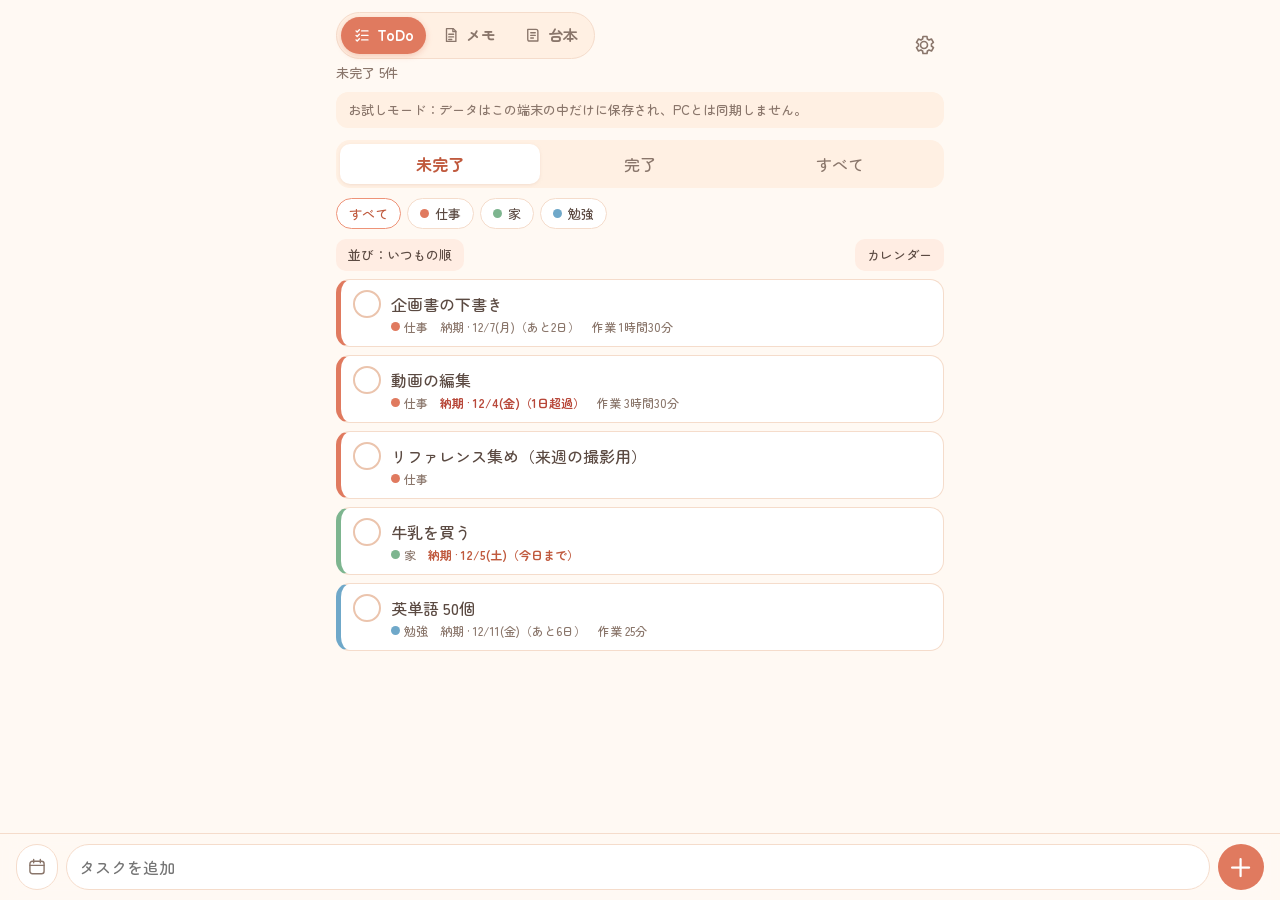
<file: test/index.html>
<!doctype html>
<html lang="ja">
<head>
  <meta charset="utf-8">
  <meta name="viewport" content="width=device-width, initial-scale=1, viewport-fit=cover">
  <meta name="theme-color" content="#FFF9F3">
  <meta name="apple-mobile-web-app-capable" content="yes">
  <meta name="apple-mobile-web-app-status-bar-style" content="default">
  <meta name="apple-mobile-web-app-title" content="ToDo試験">
  <title>デスクトップToDo</title>
  <link rel="manifest" href="manifest.webmanifest">
  <link rel="apple-touch-icon" href="icons/apple-touch-icon.png">
  <link rel="icon" href="icons/icon-192.png">
  <link rel="preconnect" href="https://fonts.googleapis.com">
  <link rel="preconnect" href="https://fonts.gstatic.com" crossorigin>
  <link href="https://fonts.googleapis.com/css2?family=Zen+Maru+Gothic:wght@500;700&display=swap" rel="stylesheet">
  <link rel="stylesheet" href="style.css">
</head>
<body>
  <aside id="installHint" class="install" hidden>
    <img src="icons/icon-192.png" alt="">
    <div>
      <b>ホーム画面に追加すると、アプリとして使えます</b>
      <p id="installIos" hidden>Safariの <svg viewBox="0 0 24 24" aria-label="共有"><path d="M12 15V3m0 0L8 7m4-4 4 4M7 10H5v11h14V10h-2"/></svg>（共有）を押し、「ホーム画面に追加」を選んでください。共有ボタンが見えないときは、右下の「…」から開けます。</p>
      <p id="installAndroid" hidden>Chromeの右上のメニュー（︙）から「ホーム画面に追加」または「アプリをインストール」を選んでください。</p>
      <button class="primary small" id="installButton" hidden>アプリとして入れる</button>
    </div>
    <button class="icon" id="installClose" aria-label="閉じる">✕</button>
  </aside>
  <main id="login" class="login" hidden>
    <img src="icons/icon-192.png" alt="" class="login-icon">
    <h1>デスクトップToDo</h1>
    <p class="sub" id="loginLead">PCアプリと同じタスクを、スマホでも。</p>
    <form id="loginForm" class="card">
      <label>メールアドレス<input id="email" type="email" autocomplete="username" required></label>
      <label>パスワード<input id="password" type="password" autocomplete="current-password" minlength="6" required></label>
      <p id="loginMessage" class="message" role="alert"></p>
      <button class="primary" id="loginButton">ログイン</button>
      <button type="button" class="link" id="modeButton">はじめて使う（アカウントを作る）</button>
      <button type="button" class="link" id="resetButton">パスワードを忘れた</button>
    </form>
  </main>

  <main id="app" class="app" hidden>
    <header class="top">
      <div>
        <nav class="views" id="views">
          <button data-view="todo"><svg viewBox="0 0 24 24"><path d="M4 6.5l1.6 1.6L8.5 5M4 12.5l1.6 1.6 2.9-3.1M4 18.5l1.6 1.6 2.9-3.1M11.5 6.5H20M11.5 12.5H20M11.5 18.5H20"/></svg>ToDo</button>
          <button data-view="memo"><svg viewBox="0 0 24 24"><path d="M6 3.5h9l3.5 3.5v13.5H6z"/><path d="M14.5 3.5V7.5h4M9 11h6.5M9 14.5h6.5M9 18h4"/></svg>メモ</button>
          <button data-view="script"><svg viewBox="0 0 24 24"><path d="M5 4.5h11a2.5 2.5 0 0 1 2.5 2.5v13H7.5A2.5 2.5 0 0 1 5 17.5z"/><path d="M9 9h6M9 12.5h6M9 16h3.5"/></svg>台本</button>
        </nav>
        <p class="sub status"><span id="countText"></span><span class="sync" id="syncText"></span></p>
      </div>
      <button class="icon" id="settingsButton" aria-label="設定">
        <svg viewBox="0 0 24 24"><path d="M12 15.5a3.5 3.5 0 1 0 0-7 3.5 3.5 0 0 0 0 7Z"/><path d="M19.4 13a7.6 7.6 0 0 0 0-2l2-1.6-2-3.4-2.4 1a7.4 7.4 0 0 0-1.7-1L15 3.5h-4l-.4 2.5a7.4 7.4 0 0 0-1.7 1l-2.4-1-2 3.4 2 1.6a7.6 7.6 0 0 0 0 2l-2 1.6 2 3.4 2.4-1a7.4 7.4 0 0 0 1.7 1l.4 2.5h4l.4-2.5a7.4 7.4 0 0 0 1.7-1l2.4 1 2-3.4Z"/></svg>
      </button>
    </header>
    <p class="banner" id="tryOutBanner" hidden>お試しモード：データはこの端末の中だけに保存され、PCとは同期しません。</p>
    <section id="memoView" class="memo" hidden>
      <textarea id="memoText" placeholder="メモ（PCアプリのメモと同じものです）" aria-label="メモ"></textarea>
    </section>
    <section id="scriptView" class="scripts" hidden>
      <div class="picker">
        <select id="scriptSelect" aria-label="台本"></select>
        <button class="small icon-btn" id="scriptMore" aria-label="台本の操作">…</button>
        <button class="small" id="scriptNew">＋新しい台本</button>
      </div>
      <div class="stats-box" id="scriptStats" hidden>
        <button class="stats-head" id="statsToggle" aria-label="まとめを開く・たたむ">
          <span><b id="statLines"></b> セリフ</span><span><b id="statChars"></b> 文字</span><span><b id="statTime"></b></span><i>▾</i>
        </button>
        <div class="bars" id="statBars"></div>
      </div>
      <div class="tools"><span class="sub">タップで修正、長押しで並べ替え</span><button class="small" id="scriptCopy">テキストでコピー</button></div>
      <ul class="script-lines" id="scriptLines"></ul>
      <p class="empty" id="scriptEmpty" hidden></p>
      <form class="addbar" id="scriptAdd">
        <span class="speaker" id="speakerWrap"><select id="speaker" aria-label="話す人"></select></span>
        <input id="lineInput" placeholder="セリフを入力" enterkeyhint="send" maxlength="1000" autocomplete="off">
        <button class="primary round" aria-label="セリフを追加">＋</button>
      </form>
    </section>
    <section id="todoView">
    <nav class="tabs" id="tabs">
      <button data-filter="open">未完了</button>
      <button data-filter="done">完了</button>
      <button data-filter="all">すべて</button>
    </nav>
    <div class="chips" id="chips"></div>
    <div class="tools">
      <button class="small" id="sortButton"></button>
      <button class="small" id="calButton"></button>
      <button class="small danger" id="clearDoneButton" hidden>完了したタスクを削除</button>
    </div>
    <div class="calendar" id="calendar" hidden></div>
    <ul class="list" id="list"></ul>
    <p class="empty" id="emptyText" hidden></p>
    <form class="addbar" id="addForm">
      <button type="button" class="pick" id="addPick" aria-label="納期とカテゴリ"><svg viewBox="0 0 24 24"><rect x="3.5" y="5" width="17" height="15" rx="3"/><path d="M3.5 10h17M8 3v4M16 3v4"/></svg><span id="addPickText"></span></button>
      <input id="addInput" placeholder="タスクを追加" enterkeyhint="done" maxlength="500" autocomplete="off">
      <button class="primary round" aria-label="追加">＋</button>
    </form>
    </section>
  </main>

  <dialog id="taskSheet" class="sheet">
    <form method="dialog">
      <h2>タスクの詳細</h2>
      <label>タイトル<textarea id="editTitle" rows="2" maxlength="500"></textarea></label>
      <label>納期
        <span class="row"><input id="editDue" type="date"><button type="button" class="small" id="clearDue">なし</button></span>
      </label>
      <label>カテゴリ<select id="editCategory"></select></label>
      <section id="timeSection" class="time"></section>
      <div class="row end">
        <button type="button" class="small danger" id="deleteTask">削除</button>
        <span class="grow"></span>
        <button class="primary" value="save">閉じる</button>
      </div>
    </form>
  </dialog>

  <dialog id="settingsSheet" class="sheet">
    <form method="dialog">
      <h2>設定</h2>
      <p class="sub" id="accountText"></p>
      <h3>カテゴリ</h3>
      <ul class="cats" id="catList"></ul>
      <div class="row">
        <input id="catName" placeholder="新しいカテゴリ" maxlength="40">
        <button type="button" class="small" id="addCat">追加</button>
      </div>
      <p class="message" id="catMessage"></p>
      <h3>台本の人物</h3>
      <ul class="cats" id="personList"></ul>
      <div class="row">
        <input id="personName" placeholder="新しい人物の名前" maxlength="20">
        <button type="button" class="small" id="addPerson">追加</button>
      </div>
      <p class="message" id="personMessage"></p>
      <div class="row end">
        <button type="button" class="small" id="signOutButton">ログアウト</button>
        <button type="button" class="small" id="resetTryOut" hidden>見本データに戻す</button>
        <span class="grow"></span>
        <button class="primary" value="close">閉じる</button>
      </div>
    </form>
  </dialog>

  <dialog id="pickSheet" class="sheet">
    <form method="dialog">
      <h2>納期とカテゴリ</h2>
      <p class="sub">次に追加するタスクに付きます。</p>
      <h3>納期</h3>
      <div class="chips2" id="pickDue">
        <button type="button" data-due="">なし</button>
        <button type="button" data-due="today">今日</button>
        <button type="button" data-due="tomorrow">明日</button>
        <button type="button" data-due="weekend">今週末</button>
        <button type="button" data-due="nextweek">1週間後</button>
      </div>
      <label>日付を選ぶ<input type="date" id="pickDate"></label>
      <h3>カテゴリ</h3>
      <div class="chips2" id="pickCat"></div>
      <div class="row end"><span class="grow"></span><button class="primary" value="ok">決定</button></div>
    </form>
  </dialog>

  <dialog id="lineSheet" class="sheet">
    <form method="dialog">
      <h2>セリフの修正</h2>
      <label>話す人<select id="lineWho"></select></label>
      <label>セリフ<textarea id="lineText" rows="3" maxlength="1000"></textarea></label>
      <div class="row end">
        <button type="button" class="small danger" id="lineDelete">削除</button>
        <button type="button" class="small" id="lineInsert">この下に1行足す</button>
        <span class="grow"></span>
        <button class="primary" value="save">閉じる</button>
      </div>
    </form>
  </dialog>

  <dialog id="scriptMenu" class="sheet">
    <form method="dialog">
      <h2 id="scriptMenuTitle"></h2>
      <div class="menu-list">
        <button type="button" id="scriptRename">名前を変える</button>
        <button type="button" id="scriptDuplicate">複製する</button>
        <button type="button" class="danger" id="scriptDelete">削除する</button>
      </div>
      <div class="row end"><span class="grow"></span><button class="primary" value="close">閉じる</button></div>
    </form>
  </dialog>

  <dialog id="copySheet" class="sheet">
    <form method="dialog">
      <h2>テキストでコピー</h2>
      <div class="chips2" id="copyFormats">
        <button type="button" data-format="colon">名前：セリフ</button>
        <button type="button" data-format="tab">名前 タブ セリフ</button>
        <button type="button" data-format="text">セリフだけ</button>
      </div>
      <label class="check-row"><input type="checkbox" id="copyNotes">ト書きもコピーする</label>
      <textarea id="copyPreview" rows="8" readonly></textarea>
      <p class="message" id="copyMessage"></p>
      <div class="row end">
        <button value="close">閉じる</button>
        <span class="grow"></span>
        <button type="button" class="primary" id="copyButton">コピーする</button>
      </div>
    </form>
  </dialog>

  <div class="toast" id="toast" hidden><span id="toastText"></span><button type="button" id="toastUndo">元に戻す</button></div>

  <dialog id="confirmSheet" class="sheet">
    <form method="dialog">
      <p id="confirmText"></p>
      <div class="row end">
        <button value="no">やめる</button>
        <button class="primary danger-fill" value="yes" id="confirmYes">削除する</button>
      </div>
    </form>
  </dialog>

  <script type="module" src="app.js"></script>
</body>
</html>
</file>
<file: test/style.css>
/* Same milk-tea palette as the PC app (App.xaml). */
:root {
  --bg: #FFF9F3; --nav: #FFF0E3; --surface: #FFFFFF; --soft: #FFEDE3; --line: #F5DCCB; --line-strong: #EBC4AD;
  --accent: #EE9378; --accent-fill: #E07A5F; --accent-text: #C05A3E; --ink: #5B4A42; --sub: #8A766B; --faint: #B5A398;
  --danger: #B8483A; --danger-soft: #FCE7E2;
  --font: 'Zen Maru Gothic', 'Hiragino Maru Gothic ProN', 'Hiragino Sans', sans-serif;
  color-scheme: light;
}
* { box-sizing: border-box; -webkit-tap-highlight-color: transparent; }
html, body { margin: 0; background: var(--bg); color: var(--ink); font: 500 16px/1.5 var(--font); }
body { min-height: 100dvh; }
[hidden] { display: none !important; }
h1 { margin: 0; font-size: 24px; font-weight: 700; }
h2 { margin: 0 0 12px; font-size: 18px; }
h3 { margin: 18px 0 8px; font-size: 15px; color: var(--sub); }
.sub { margin: 0; color: var(--sub); font-size: 13px; }
button, input, select, textarea { font: inherit; color: inherit; }
button { border: 0; background: var(--soft); border-radius: 12px; padding: 10px 16px; cursor: pointer; }
button:active { filter: brightness(.95); }
button.primary { background: var(--accent-fill); color: #fff; font-weight: 700; }
button.small { padding: 6px 12px; font-size: 13px; border-radius: 10px; }
button.danger { color: var(--danger); background: var(--danger-soft); }
button.danger-fill { background: var(--danger); }
button.link { background: none; color: var(--accent-text); padding: 6px; font-size: 14px; }
button.icon { background: none; padding: 8px; }
button.icon svg { width: 24px; height: 24px; fill: none; stroke: var(--sub); stroke-width: 1.6; stroke-linejoin: round; }
input, select, textarea {
  width: 100%; border: 1.5px solid var(--line); background: var(--surface); border-radius: 12px; padding: 10px 12px;
  font-size: 16px; /* 16px keeps iPhone from zooming in */ outline: none;
}
input:focus, select:focus, textarea:focus { border-color: var(--accent); }
textarea { resize: none; }
label { display: grid; gap: 4px; font-size: 13px; color: var(--sub); margin-bottom: 12px; }
.row { display: flex; gap: 8px; align-items: center; }
.row.end { margin-top: 16px; }
.grow { flex: 1; }
.message { min-height: 1.2em; margin: 0; font-size: 13px; color: var(--sub); white-space: pre-line; }
.message.error { color: var(--danger); }
.card { background: var(--surface); border: 1.5px solid var(--line); border-radius: 18px; padding: 18px; }

/* sign-in */
.login { max-width: 420px; margin: 0 auto; padding: calc(48px + env(safe-area-inset-top)) 16px 32px; text-align: center; }
.login-icon { width: 72px; height: 72px; border-radius: 18px; }
.login h1 { margin-top: 8px; }
.login form { margin-top: 20px; text-align: left; display: grid; gap: 4px; }
.login .primary { margin-top: 4px; padding: 12px; }

/* main */
.app { max-width: 640px; margin: 0 auto; padding: calc(12px + env(safe-area-inset-top)) 16px calc(96px + env(safe-area-inset-bottom)); }
.top { display: flex; align-items: center; gap: 8px; }
.top > div { flex: 1; }
.sync { font-size: 12px; color: var(--faint); }
.sync.error { color: var(--danger); }
.banner { background: var(--nav); border-radius: 12px; padding: 8px 12px; font-size: 13px; color: var(--sub); margin: 10px 0 0; }
.tabs { display: flex; background: var(--nav); border-radius: 14px; padding: 4px; margin-top: 12px; }
.tabs button { flex: 1; background: none; padding: 8px; border-radius: 10px; color: var(--sub); }
.tabs button.on { background: var(--surface); color: var(--accent-text); font-weight: 700; box-shadow: 0 1px 3px #e9cdbd80; }
.chips { display: flex; gap: 6px; overflow-x: auto; padding: 10px 0 2px; scrollbar-width: none; }
.chips::-webkit-scrollbar { display: none; }
.chips button { flex: none; padding: 5px 12px; font-size: 13px; border-radius: 999px; background: var(--surface); border: 1.5px solid var(--line); display: flex; align-items: center; gap: 6px; }
.chips button.on { border-color: var(--accent); color: var(--accent-text); }
.chips i, .cat i { width: 9px; height: 9px; border-radius: 50%; display: inline-block; }
.tools { display: flex; justify-content: space-between; margin: 8px 0; }
.list { list-style: none; margin: 0; padding: 0; display: grid; gap: 8px; }
.task {
  display: flex; gap: 10px; align-items: flex-start; background: var(--surface); border: 1.5px solid var(--line);
  border-left: 5px solid var(--cat); border-radius: 14px; padding: 10px 12px; cursor: pointer;
}
.check { flex: none; width: 28px; height: 28px; padding: 0; border-radius: 50%; border: 2px solid var(--line-strong); background: var(--surface); display: grid; place-items: center; }
.check svg { width: 18px; height: 18px; fill: none; stroke: #fff; stroke-width: 2.4; stroke-linecap: round; stroke-linejoin: round; opacity: 0; }
.task.done .check { background: var(--accent); border-color: var(--accent); }
.task.done .check svg { opacity: 1; }
.body { flex: 1; min-width: 0; padding-top: 2px; }
.title { margin: 0; overflow-wrap: anywhere; }
.task.done .title { text-decoration: line-through; color: var(--faint); }
.meta { margin: 2px 0 0; display: flex; flex-wrap: wrap; gap: 4px 12px; font-size: 12px; color: var(--sub); }
.cat { display: inline-flex; align-items: center; gap: 4px; }
.meta .overdue { color: var(--danger); font-weight: 700; }
.meta .soon { color: var(--accent-text); font-weight: 700; }
.empty { text-align: center; color: var(--faint); margin: 40px 0; }
.addbar {
  position: fixed; left: 0; right: 0; bottom: 0; display: flex; gap: 8px; padding: 10px 16px calc(10px + env(safe-area-inset-bottom));
  background: color-mix(in srgb, var(--bg) 92%, transparent); backdrop-filter: blur(8px); border-top: 1px solid var(--line);
}
.addbar input { border-radius: 999px; }
.round { flex: none; width: 46px; height: 46px; border-radius: 50%; padding: 0; font-size: 24px; line-height: 1; }

/* sheets */
.sheet {
  width: 100%; max-width: 520px; margin: auto auto 0; border: 0; border-radius: 22px 22px 0 0; background: var(--bg); color: var(--ink);
  padding: 20px 16px calc(20px + env(safe-area-inset-bottom)); max-height: 90dvh;
}
.sheet::backdrop { background: #5b4a4266; }
#confirmSheet { margin: auto; border-radius: 18px; max-width: 340px; }
#confirmSheet p { white-space: pre-line; margin: 0; }
.cats { list-style: none; margin: 0 0 8px; padding: 0; display: grid; gap: 6px; }
.cats li { display: flex; gap: 6px; align-items: center; }
.cats .color { width: 104px; flex: none; border-left: 10px solid var(--c); }

/* "add to home screen" guide, shown in iPhone Safari only */
.install {
  position: sticky; top: 0; z-index: 5; display: flex; gap: 10px; align-items: flex-start;
  margin: 0 auto; max-width: 640px; padding: calc(10px + env(safe-area-inset-top)) 16px 10px;
  background: var(--nav); border-bottom: 1px solid var(--line); font-size: 13px;
}
.install img { width: 40px; height: 40px; border-radius: 10px; flex: none; }
.install b { display: block; font-size: 14px; }
.install p { margin: 2px 0 0; color: var(--sub); }
.install p svg { width: 16px; height: 16px; vertical-align: -3px; fill: none; stroke: var(--accent-text); stroke-width: 2; stroke-linecap: round; stroke-linejoin: round; }
.install .icon { padding: 2px 6px; color: var(--sub); }
.install #installButton { margin-top: 6px; }

/* ToDo / memo switch in the header */
.views { display: inline-flex; gap: 4px; padding: 4px; background: var(--nav); border: 1.5px solid var(--line); border-radius: 999px; }
.views button {
  display: inline-flex; align-items: center; gap: 6px; padding: 7px 16px; border-radius: 999px;
  background: none; color: var(--sub); font-size: 15px; font-weight: 700; transition: background .15s, color .15s;
}
.views button svg { width: 18px; height: 18px; fill: none; stroke: currentColor; stroke-width: 1.8; stroke-linecap: round; stroke-linejoin: round; }
.views button.on { background: var(--accent-fill); color: #fff; box-shadow: 0 2px 6px #e07a5f55; }
.top .sub { margin-top: 4px; }
.memo { margin-top: 12px; }
.memo textarea {
  height: calc(100dvh - 150px - env(safe-area-inset-top) - env(safe-area-inset-bottom)); min-height: 240px;
  border-radius: 18px; padding: 14px; line-height: 1.7; resize: none;
}

/* long-press reorder */
.task { -webkit-user-select: none; user-select: none; -webkit-touch-callout: none; }
.task.dragging { box-shadow: 0 10px 24px #5b4a4233; transform: scale(1.02); opacity: .96; transition: transform .12s; }
.placeholder { list-style: none; border: 2px dashed var(--line-strong); border-radius: 14px; background: var(--nav); }

/* 台本 */
.views button { padding: 7px 12px; }
.scripts .picker { display: flex; gap: 6px; margin-top: 12px; }
.scripts .picker select { flex: 1; min-width: 0; font-weight: 700; padding: 9px 10px; }
.icon-btn { font-size: 18px; line-height: 1; padding: 6px 12px; }
.stats-box { margin-top: 10px; background: var(--surface); border: 1.5px solid var(--line); border-radius: 14px; padding: 8px 12px; }
.stats-head { width: 100%; display: flex; gap: 14px; align-items: baseline; background: none; padding: 0; font-size: 12px; color: var(--sub); }
.stats-head b { font-size: 16px; color: var(--ink); }
.stats-head i { margin-left: auto; font-style: normal; transition: transform .15s; }
.stats-box.folded .stats-head i { transform: rotate(-90deg); }
.stats-box.folded .bars { display: none; }
.bars { display: grid; gap: 4px; margin-top: 8px; font-size: 12px; }
.bars div { display: flex; align-items: center; gap: 8px; }
.bars .nm2 { width: 56px; color: var(--sub); overflow: hidden; text-overflow: ellipsis; white-space: nowrap; }
.bars .ct { width: 36px; text-align: right; color: var(--sub); }
.bars .bar { flex: 1; height: 8px; background: var(--soft); border-radius: 99px; overflow: hidden; }
.bars .bar i { display: block; height: 100%; border-radius: 99px; }
.scripts .tools { align-items: center; }
.script-lines { list-style: none; margin: 0; padding: 4px 12px; background: var(--surface); border: 1.5px solid var(--line); border-radius: 14px; }
.script-lines:empty { display: none; }
.sline { display: flex; gap: 10px; padding: 7px 0; border-bottom: 1px dashed var(--line); font-size: 15px; line-height: 1.55; cursor: pointer; background: var(--surface);
  -webkit-user-select: none; user-select: none; -webkit-touch-callout: none; }
.sline:last-child { border-bottom: 0; }
.sline b { flex: none; width: 4.2em; font-size: 13px; padding-top: 2px; overflow: hidden; text-overflow: ellipsis; white-space: nowrap; }
.sline .txt { flex: 1; overflow-wrap: anywhere; white-space: pre-wrap; }
.sline.note .txt { color: var(--faint); font-size: 13px; }
.sline.dragging { box-shadow: 0 10px 24px #5b4a4233; border-radius: 10px; padding-left: 10px; padding-right: 10px; border-bottom: 0; }
.script-lines .placeholder { height: 36px; margin: 2px 0; border-radius: 10px; }
.speaker { flex: none; position: relative; display: flex; align-items: center; }
.speaker::before { content: ""; position: absolute; left: 11px; width: 10px; height: 10px; border-radius: 50%; background: var(--c, #B5A398); pointer-events: none; }
.speaker select { width: auto; max-width: 112px; border-radius: 999px; padding: 10px 10px 10px 26px; font-size: 14px; font-weight: 700; }
.menu-list { display: grid; gap: 6px; }
.menu-list button { text-align: left; background: var(--surface); border: 1.5px solid var(--line); }
.chips2 { display: flex; gap: 6px; flex-wrap: wrap; margin-bottom: 10px; }
.chips2 button { padding: 6px 12px; border-radius: 999px; background: var(--surface); border: 1.5px solid var(--line); font-size: 13px; }
.chips2 button.on { border-color: var(--accent); color: var(--accent-text); font-weight: 700; }
.check-row { display: flex; flex-direction: row; align-items: center; gap: 8px; color: var(--ink); font-size: 14px; }
.check-row input { width: 20px; height: 20px; accent-color: var(--accent-fill); }
#copyPreview { font-size: 13px; line-height: 1.6; background: var(--surface); }
.toast {
  position: fixed; left: 50%; transform: translateX(-50%); bottom: calc(84px + env(safe-area-inset-bottom)); z-index: 30;
  display: flex; gap: 12px; align-items: center; background: var(--toast); color: #fff; border-radius: 999px; padding: 8px 8px 8px 16px; font-size: 14px;
  box-shadow: 0 6px 18px #5b4a4240; white-space: nowrap;
}
.toast button { background: #fff3; color: #fff; padding: 6px 12px; border-radius: 999px; font-size: 13px; }

/* keyboard up (set by app.js): no home-indicator space under the bar, and no blur that lags behind while it moves */
body.keyboard .addbar { padding-bottom: 8px; backdrop-filter: none; background: var(--bg); }
/* keyboard up: a slim bar like a chat app, so more of the script stays in view */
body.keyboard .addbar { padding: 6px 10px; gap: 6px; border-top-color: var(--line-strong); }
body.keyboard .addbar input { padding: 7px 12px; }
body.keyboard .addbar .round { width: 38px; height: 38px; font-size: 21px; }
body.keyboard .speaker select { padding: 7px 8px 7px 24px; font-size: 13px; }
body.keyboard .speaker::before { left: 10px; }

/* header: labels never wrap; the sync state sits under the buttons so they keep their width */
.top > div { min-width: 0; }
.views button { white-space: nowrap; flex: none; }
.status { display: flex; gap: 10px; align-items: baseline; min-height: 1.2em; }
.status .sync:not(:empty)::before { content: "・"; margin-right: 2px; }
#countText[hidden] + .sync::before { content: none; }
@media (max-width: 370px) {
  .views button { padding: 7px 10px; gap: 4px; }
  .views button svg { width: 15px; height: 15px; }
}
@media (max-width: 335px) { .views button svg { display: none; } }

/* quick due/category button in the add bar */
.pick { flex: none; display: inline-flex; align-items: center; gap: 4px; padding: 0 10px; height: 46px; border-radius: 999px; background: var(--surface); border: 1.5px solid var(--line); color: var(--sub); font-size: 13px; font-weight: 700; max-width: 120px; }
.pick svg { width: 20px; height: 20px; flex: none; fill: none; stroke: currentColor; stroke-width: 1.7; stroke-linecap: round; }
.pick span { overflow: hidden; text-overflow: ellipsis; white-space: nowrap; }
.pick span:empty { display: none; }
.pick.set { border-color: var(--accent); color: var(--accent-text); }
body.keyboard .pick { height: 38px; }
#pickSheet .chips2 i { width: 9px; height: 9px; border-radius: 50%; display: inline-block; margin-right: 5px; }

/* swipe actions behind a task card */
.list { position: relative; }
.swipe-under { position: absolute; left: 0; right: 0; border-radius: 14px; display: flex; justify-content: space-between; align-items: center; padding: 0 18px; font-weight: 700; font-size: 14px; color: #fff; background: var(--line-strong); }
.swipe-under span { opacity: 0; }
.swipe-under.right { background: #7DB58F; } .swipe-under.right .r { opacity: 1; }
.swipe-under.left { background: var(--danger); } .swipe-under.left .l { opacity: 1; }
.swipe-under:not(.ready) { filter: saturate(.45) brightness(1.05); }
.task { position: relative; z-index: 1; }

/* names in a script take the person's color, a little darker on the light background */
.sline b { color: color-mix(in srgb, var(--pc, #8A766B) 80%, #000); }
:root { --toast: #5B4A42; }


/* calendar */
.tools { gap: 6px; flex-wrap: wrap; }
.calendar { background: var(--surface); border: 1.5px solid var(--line); border-radius: 16px; padding: 10px; margin-bottom: 10px; }
.cal-head { display: flex; align-items: center; gap: 6px; margin-bottom: 6px; }
.cal-head b { flex: 1; text-align: center; }
.cal-week, .cal-grid { display: grid; grid-template-columns: repeat(7, 1fr); text-align: center; }
.cal-week span { font-size: 11px; color: var(--sub); padding-bottom: 4px; }
.cal-week .sun, .day.sun span { color: #D9534F; } .cal-week .sat, .day.sat span { color: #4F86B5; }
.day { background: none; border-radius: 10px; padding: 4px 0 3px; display: flex; flex-direction: column; align-items: center; gap: 2px; min-height: 44px; }
.day span { font-size: 14px; color: var(--ink); width: 26px; height: 26px; line-height: 26px; border-radius: 50%; }
.day.out { opacity: .38; }
.day.today span { outline: 1.5px solid var(--accent); }
.day.sel { background: var(--accent-fill); } .day.sel span { color: #fff !important; outline: none; }
.day.late span { font-weight: 700; color: var(--danger); }
.day i { display: flex; gap: 2px; height: 6px; }
.day i b { width: 6px; height: 6px; border-radius: 50%; }
.day.sel i b { box-shadow: 0 0 0 1px #fff; }

/* work time in the task sheet */
.sheet form { overflow-y: auto; max-height: calc(90dvh - 40px); }
.time h3 { margin-top: 6px; }
.time-top { display: flex; gap: 14px; align-items: center; }
.donut-wrap { position: relative; width: 112px; height: 112px; flex: none; }
.donut { width: 112px; height: 112px; transform: rotate(-90deg); }
.donut circle { fill: none; stroke-width: 14; }
.donut .empty { stroke: var(--soft); }
.donut-mid { position: absolute; inset: 0; display: grid; place-content: center; text-align: center; }
.donut-mid b { font-size: 13px; } .donut-mid span { font-size: 11px; color: var(--sub); }
.legend { list-style: none; margin: 0; padding: 0; flex: 1; min-width: 0; display: grid; gap: 4px; font-size: 13px; }
.legend li { display: flex; gap: 6px; align-items: center; }
.legend i { width: 9px; height: 9px; border-radius: 50%; flex: none; }
.legend span { flex: 1; min-width: 0; overflow: hidden; text-overflow: ellipsis; white-space: nowrap; }
.legend b { font-weight: 500; color: var(--sub); white-space: nowrap; font-size: 12px; }
.timer-row { margin: 12px 0 8px; }
.timer-row select { flex: 1; min-width: 0; }
.timer-row button { flex: none; }
.days { list-style: none; margin: 0 0 8px; padding: 0; font-size: 13px; }
.days li { display: flex; gap: 10px; padding: 5px 0; border-bottom: 1px dashed var(--line); }
.days .kinds { flex: 1; color: var(--sub); overflow: hidden; text-overflow: ellipsis; white-space: nowrap; }
.meta .live { color: var(--accent-text); font-weight: 700; }
</file>
